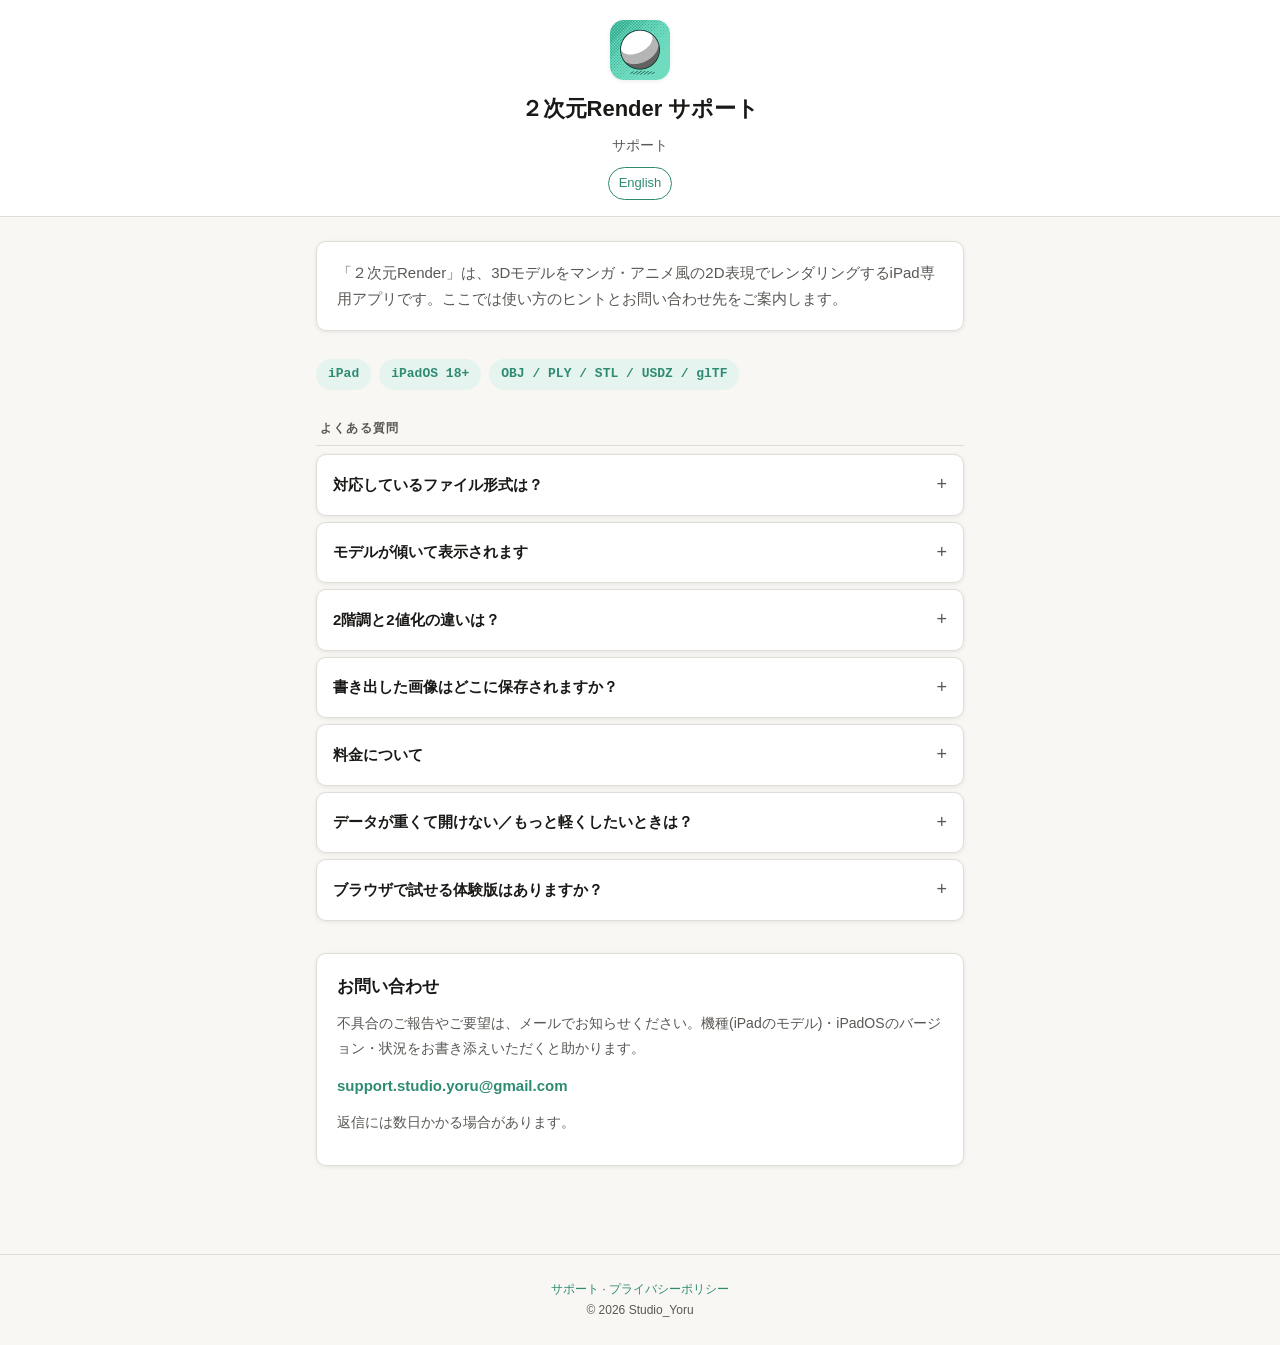
<file: index.html>
<!DOCTYPE html>
<html lang="ja"><head><meta charset="UTF-8"><meta http-equiv="refresh" content="0; url=support.html"><title>２次元Render</title></head>
<body><a href="support.html">サポート / Support</a> · <a href="privacy.html">プライバシーポリシー</a></body></html>
</file>
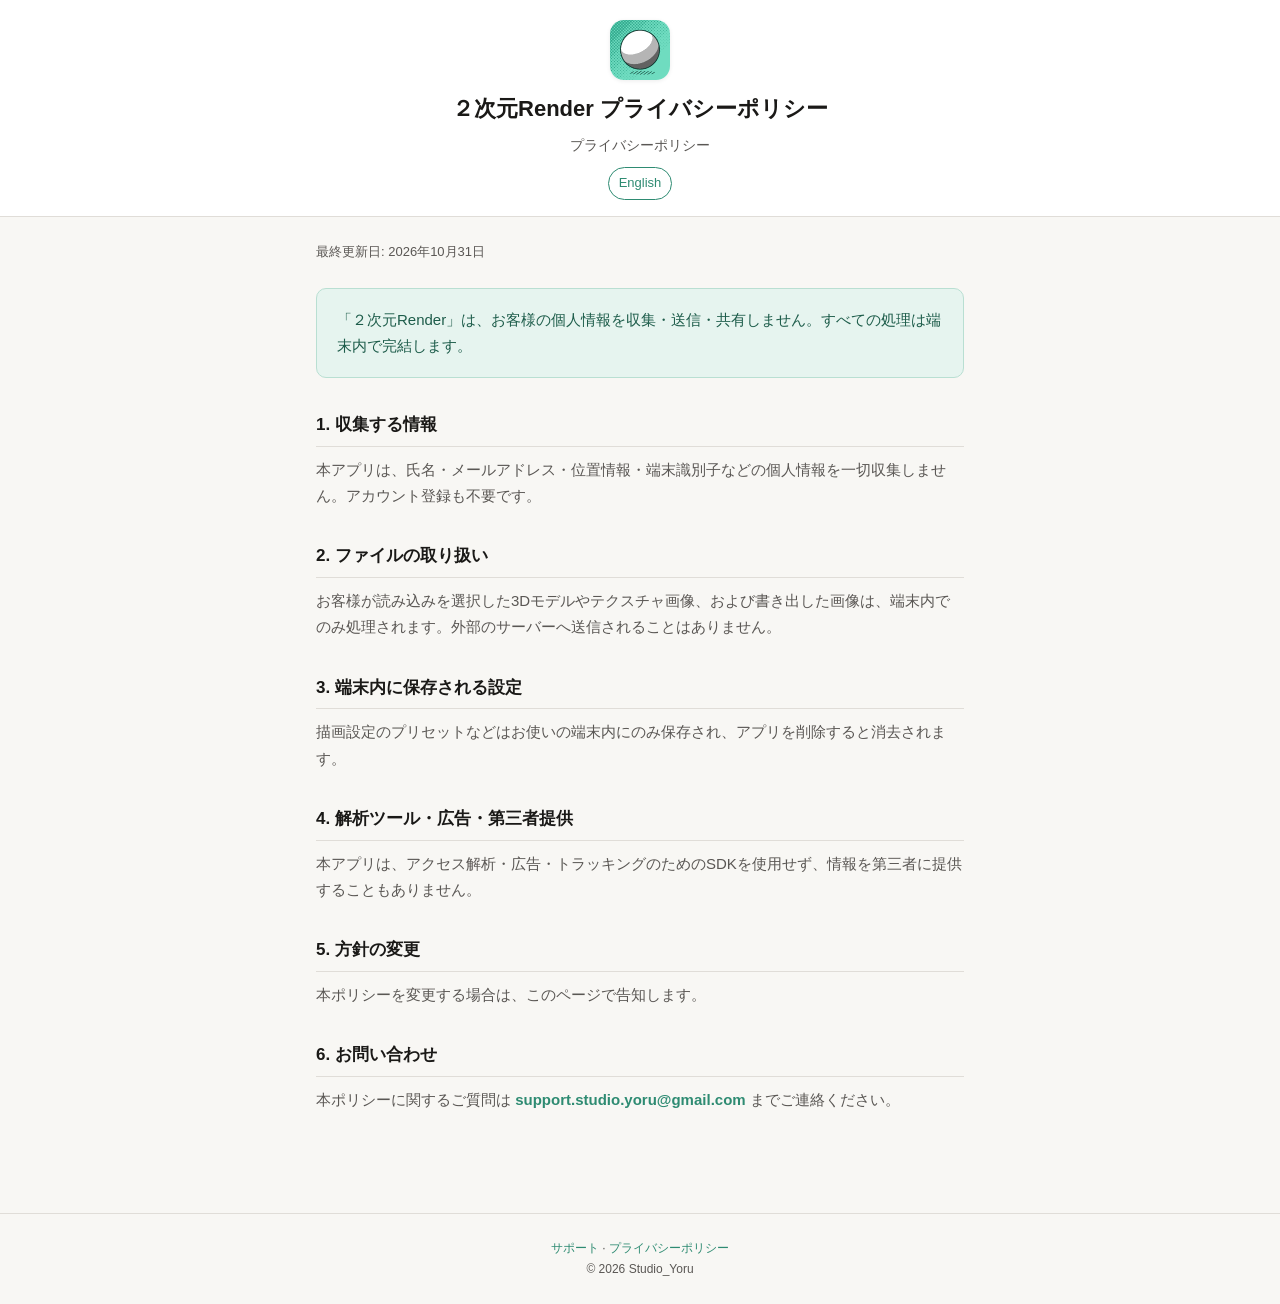
<file: privacy.html>
<!DOCTYPE html>
<html lang="ja">
<head>
<meta charset="UTF-8">
<meta name="viewport" content="width=device-width, initial-scale=1.0">
<title>２次元Render プライバシーポリシー - Studio_Yoru</title>
<link rel="stylesheet" href="style.css">
</head>
<body>
<header>
<div class="app-icon"></div>
<h1>２次元Render プライバシーポリシー</h1>
<p>プライバシーポリシー</p>
<a class="lang-switch" href="privacy_en.html">English</a>
</header>
<main>
<p class="meta">最終更新日: 2026年10月31日</p>
<div class="summary-box"><p>「２次元Render」は、お客様の個人情報を収集・送信・共有しません。すべての処理は端末内で完結します。</p></div>
<h2 class="sec">1. 収集する情報</h2>
<p>本アプリは、氏名・メールアドレス・位置情報・端末識別子などの個人情報を一切収集しません。アカウント登録も不要です。</p>
<h2 class="sec">2. ファイルの取り扱い</h2>
<p>お客様が読み込みを選択した3Dモデルやテクスチャ画像、および書き出した画像は、端末内でのみ処理されます。外部のサーバーへ送信されることはありません。</p>
<h2 class="sec">3. 端末内に保存される設定</h2>
<p>描画設定のプリセットなどはお使いの端末内にのみ保存され、アプリを削除すると消去されます。</p>
<h2 class="sec">4. 解析ツール・広告・第三者提供</h2>
<p>本アプリは、アクセス解析・広告・トラッキングのためのSDKを使用せず、情報を第三者に提供することもありません。</p>
<h2 class="sec">5. 方針の変更</h2>
<p>本ポリシーを変更する場合は、このページで告知します。</p>
<h2 class="sec">6. お問い合わせ</h2>
<p>本ポリシーに関するご質問は <a class="email-link" href="mailto:support.studio.yoru@gmail.com">support.studio.yoru@gmail.com</a> までご連絡ください。</p>
</main>
<footer>
<a href="support.html">サポート</a> · <a href="privacy.html">プライバシーポリシー</a><br>© 2026 Studio_Yoru
</footer>
</body>
</html>
</file>
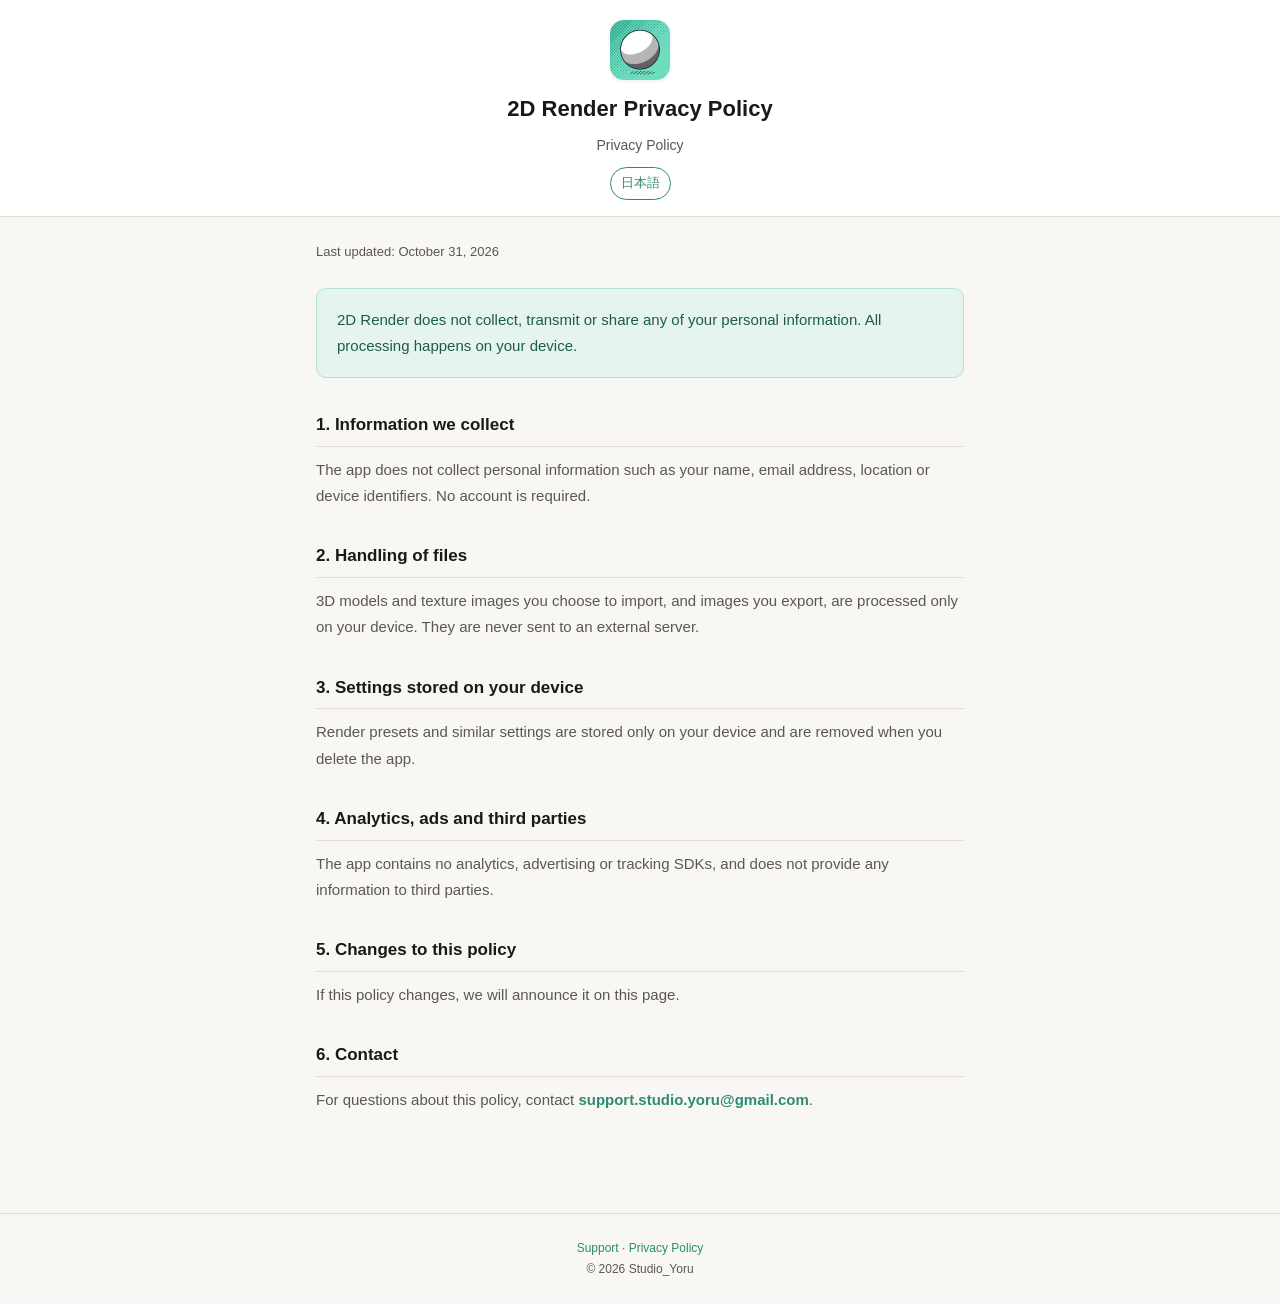
<file: privacy_en.html>
<!DOCTYPE html>
<html lang="en">
<head>
<meta charset="UTF-8">
<meta name="viewport" content="width=device-width, initial-scale=1.0">
<title>2D Render Privacy Policy - Studio_Yoru</title>
<link rel="stylesheet" href="style.css">
</head>
<body>
<header>
<div class="app-icon"></div>
<h1>2D Render Privacy Policy</h1>
<p>Privacy Policy</p>
<a class="lang-switch" href="privacy.html">日本語</a>
</header>
<main>
<p class="meta">Last updated: October 31, 2026</p>
<div class="summary-box"><p>2D Render does not collect, transmit or share any of your personal information. All processing happens on your device.</p></div>
<h2 class="sec">1. Information we collect</h2>
<p>The app does not collect personal information such as your name, email address, location or device identifiers. No account is required.</p>
<h2 class="sec">2. Handling of files</h2>
<p>3D models and texture images you choose to import, and images you export, are processed only on your device. They are never sent to an external server.</p>
<h2 class="sec">3. Settings stored on your device</h2>
<p>Render presets and similar settings are stored only on your device and are removed when you delete the app.</p>
<h2 class="sec">4. Analytics, ads and third parties</h2>
<p>The app contains no analytics, advertising or tracking SDKs, and does not provide any information to third parties.</p>
<h2 class="sec">5. Changes to this policy</h2>
<p>If this policy changes, we will announce it on this page.</p>
<h2 class="sec">6. Contact</h2>
<p>For questions about this policy, contact <a class="email-link" href="mailto:support.studio.yoru@gmail.com">support.studio.yoru@gmail.com</a>.</p>
</main>
<footer>
<a href="support_en.html">Support</a> · <a href="privacy_en.html">Privacy Policy</a><br>© 2026 Studio_Yoru
</footer>
</body>
</html>
</file>
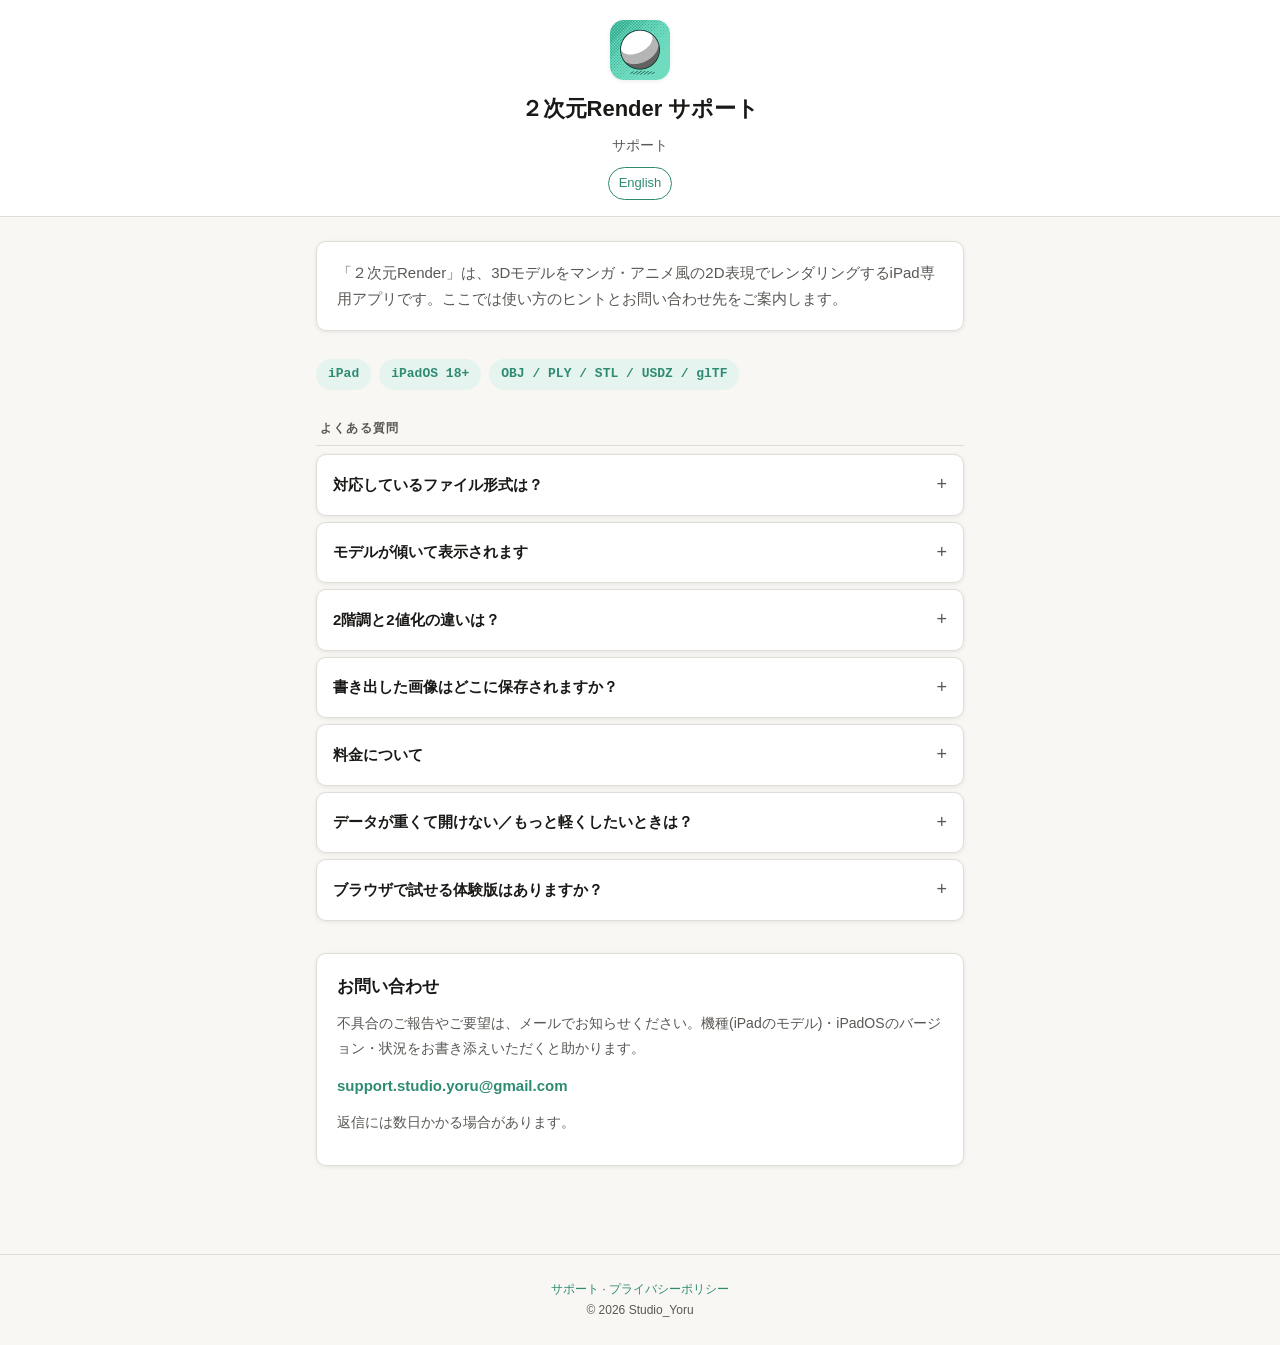
<file: support.html>
<!DOCTYPE html>
<html lang="ja">
<head>
<meta charset="UTF-8">
<meta name="viewport" content="width=device-width, initial-scale=1.0">
<title>２次元Render サポート - Studio_Yoru</title>
<link rel="stylesheet" href="style.css">
</head>
<body>
<header>
<div class="app-icon"></div>
<h1>２次元Render サポート</h1>
<p>サポート</p>
<a class="lang-switch" href="support_en.html">English</a>
</header>
<main>
<div class="intro"><p>「２次元Render」は、3Dモデルをマンガ・アニメ風の2D表現でレンダリングするiPad専用アプリです。ここでは使い方のヒントとお問い合わせ先をご案内します。</p></div>
<div class="tags"><span class="tag">iPad</span><span class="tag">iPadOS 18+</span><span class="tag">OBJ / PLY / STL / USDZ / glTF</span></div>
<div class="group-title">よくある質問</div>
<details><summary>対応しているファイル形式は？</summary><div class="body"><p>OBJ、PLY、STL、USDZ/USD、glTF(.glb)などの3Dモデルを読み込めます。FBX、.nom には対応していません。</p></div></details>
<details><summary>モデルが傾いて表示されます</summary><div class="body"><p>シーンタブの「Z-up」をオンにすると、Z軸が上のモデルを正しい向きで表示できます。「重心を中心」では、モデルの重心を画面の中心に合わせます。</p></div></details>
<details><summary>2階調と2値化の違いは？</summary><div class="body"><p><b>2階調</b>は、影のつき方の「段階の数」を減らす設定です。通常は「影・中間・光」の3段階で表現しますが、オンにすると中間がなくなり、「影・光」の2段階になります。メリハリのある、はっきりした見た目になります。</p><p><b>2値化</b>は、トーンの各画素を「完全なインク(黒)」か「紙の色」のどちらかにする設定です。網点やカケアミの縁のぼかし、中間のグレーがなくなり、くっきりした点や線だけになります。印刷・原稿向けの素材づくりに向いています。</p><p>違いは、2階調が「影の段階を3つから2つに減らす」設定、2値化が「各画素の色をインクか紙の2択にする」設定という点です。両方オンにすると、完全な白黒の2段階になります。</p><p>どちらも、描写タブのスイッチでオン・オフを切り替えられます。</p></div></details>
<details><summary>書き出した画像はどこに保存されますか？</summary><div class="body"><p>出力タブから解像度を選んでPNGを書き出せます。保存先は書き出し時にお選びいただけます。</p></div></details>
<details><summary>料金について</summary><div class="body"><p>買い切り型です。アプリ内課金や月額課金はありません。</p></div></details>
<details><summary>データが重くて開けない／もっと軽くしたいときは？</summary><div class="body"><p>無料のウェブアプリ「Sirppi3D Web」で、3Dデータの三角形の数を減らして軽くできます。OBJ形式で書き出せば、そのまま読み込めます。ブラウザ上だけで処理され、ファイルは送信されません。</p><p><a href="https://sirppi3d-web.pages.dev/" target="_blank" rel="noopener">Sirppi3D Web を開く</a></p></div></details>
<details><summary>ブラウザで試せる体験版はありますか？</summary><div class="body"><p>パソコンやiPadのブラウザで、月のモデルを使った描写を試せる体験版を公開しています(WebGL2に対応したブラウザが必要です)。インストールは不要で、読み込んだ3Dファイルは外部へ送信されません。</p><p><a href="https://2d-render-web.pages.dev/" target="_blank" rel="noopener">2D Render Web を開く</a></p><p><a href="https://apps.apple.com/jp/app/id6829167480" target="_blank" rel="noopener">App Store で 2D Render を入手</a></p></div></details>
<div class="contact-card"><h2>お問い合わせ</h2><p>不具合のご報告やご要望は、メールでお知らせください。機種(iPadのモデル)・iPadOSのバージョン・状況をお書き添えいただくと助かります。</p><a class="email-link" href="mailto:support.studio.yoru@gmail.com">support.studio.yoru@gmail.com</a><p class="note">返信には数日かかる場合があります。</p></div>
</main>
<footer>
<a href="support.html">サポート</a> · <a href="privacy.html">プライバシーポリシー</a><br>© 2026 Studio_Yoru
</footer>
</body>
</html>
</file>
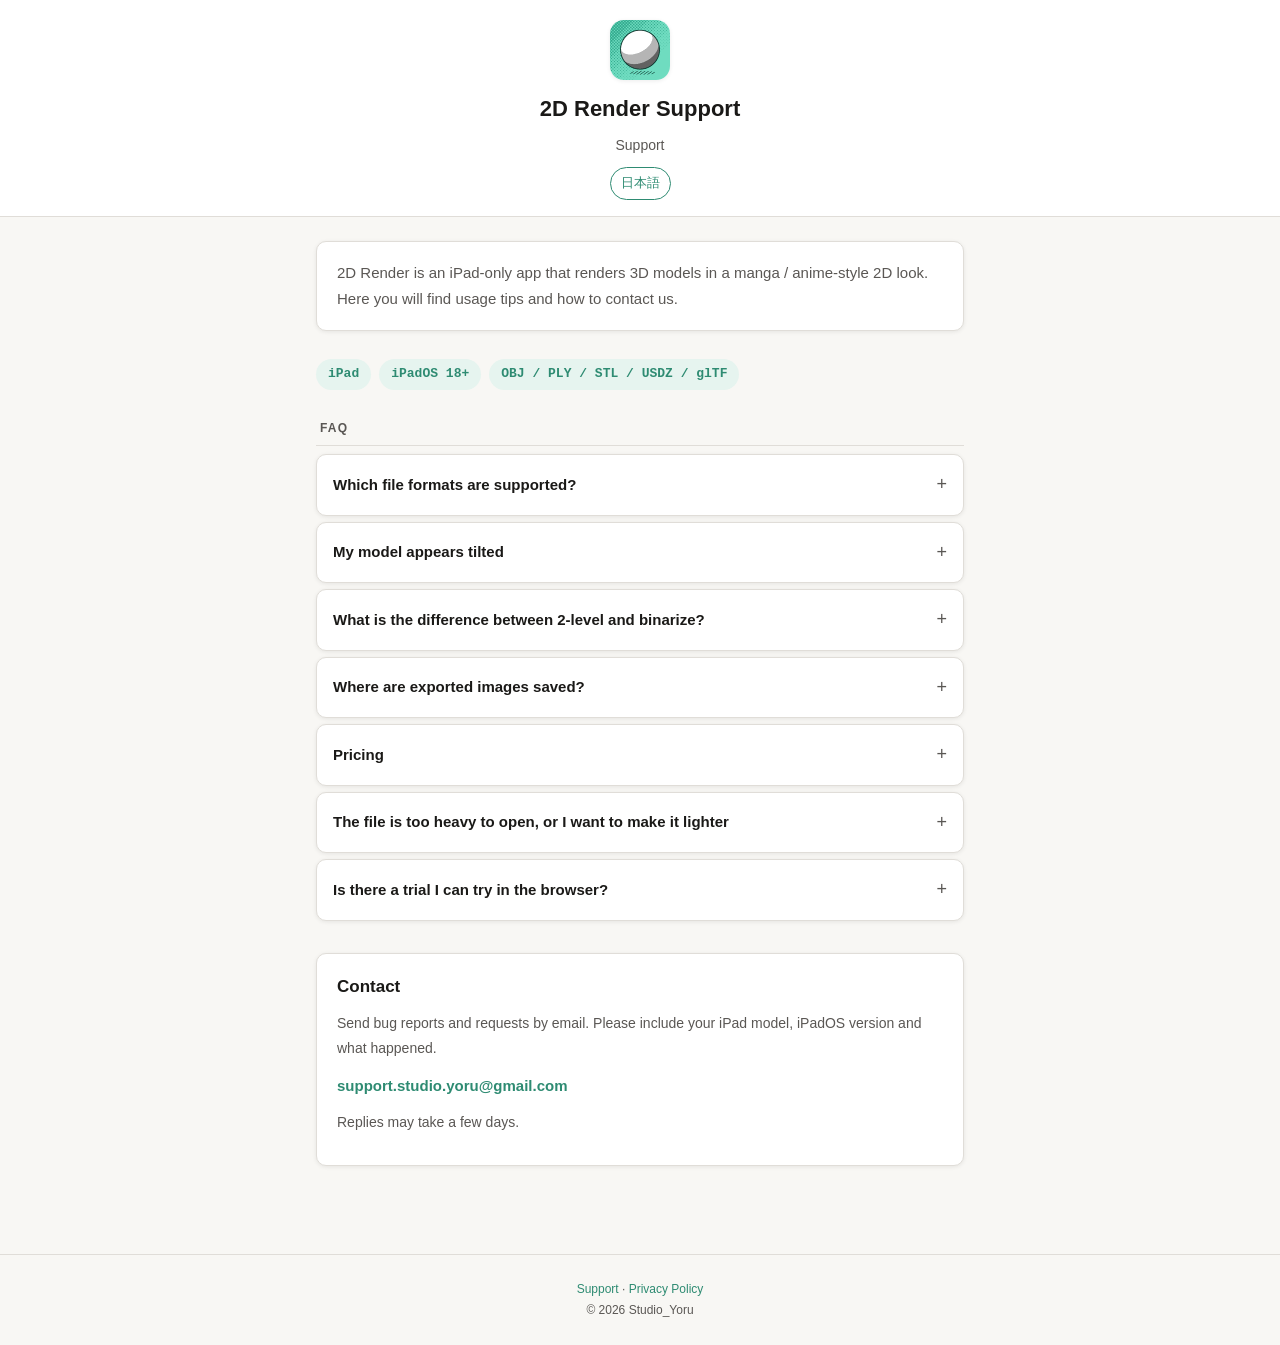
<file: support_en.html>
<!DOCTYPE html>
<html lang="en">
<head>
<meta charset="UTF-8">
<meta name="viewport" content="width=device-width, initial-scale=1.0">
<title>2D Render Support - Studio_Yoru</title>
<link rel="stylesheet" href="style.css">
</head>
<body>
<header>
<div class="app-icon"></div>
<h1>2D Render Support</h1>
<p>Support</p>
<a class="lang-switch" href="support.html">日本語</a>
</header>
<main>
<div class="intro"><p>2D Render is an iPad-only app that renders 3D models in a manga / anime-style 2D look. Here you will find usage tips and how to contact us.</p></div>
<div class="tags"><span class="tag">iPad</span><span class="tag">iPadOS 18+</span><span class="tag">OBJ / PLY / STL / USDZ / glTF</span></div>
<div class="group-title">FAQ</div>
<details><summary>Which file formats are supported?</summary><div class="body"><p>You can import 3D models in formats such as OBJ, PLY, STL, USDZ/USD and glTF (.glb). FBX and .nom are not supported.</p></div></details>
<details><summary>My model appears tilted</summary><div class="body"><p>Turn on "Z-up" in the Scene tab for models whose up axis is Z. "Center on mass" centers the model on its center of mass.</p></div></details>
<details><summary>What is the difference between 2-level and binarize?</summary><div class="body"><p><b>Two tones</b> reduces the number of shading steps. Normally shading uses three steps (shadow / mid / light); turning it on removes the mid step, leaving two (shadow / light). The result looks bolder and more clearly separated.</p><p><b>Binarize</b> makes every tone pixel either fully ink (black) or fully paper. Soft edges on dots and hatching and mid-grays disappear, leaving only crisp dots and lines. It is useful for print-ready, manuscript-style material.</p><p>In short: Two tones cuts the shading from three steps to two, while Binarize forces each pixel to be ink or paper. With both on, the result is strictly two-level black and white.</p><p>Both can be switched on and off with the toggles in the Style tab.</p></div></details>
<details><summary>Where are exported images saved?</summary><div class="body"><p>Choose a resolution in the Print tab and export a PNG. It is saved in the app's folder (Files app > On My iPad > 2D Render > exports), and the "Share / save exported PNG" button lets you save or share it.</p></div></details>
<details><summary>Pricing</summary><div class="body"><p>The app is a one-time purchase. There are no in-app purchases or subscriptions.</p></div></details>
<details><summary>The file is too heavy to open, or I want to make it lighter</summary><div class="body"><p>The free web app "Sirppi3D Web" reduces the triangle count of a 3D file so it becomes lighter. You can export as OBJ and import it directly. It runs entirely in your browser; your files are never uploaded.</p><p><a href="https://sirppi3d-web.pages.dev/" target="_blank" rel="noopener">Open Sirppi3D Web</a></p></div></details>
<details><summary>Is there a trial I can try in the browser?</summary><div class="body"><p>Yes. A browser-based trial lets you try the rendering with a moon model on a computer or iPad (a browser with WebGL2 is required). Nothing needs to be installed, and the 3D files you load are never uploaded.</p><p><a href="https://2d-render-web.pages.dev/" target="_blank" rel="noopener">Open 2D Render Web</a></p><p><a href="https://apps.apple.com/app/id6829167480" target="_blank" rel="noopener">Get 2D Render on the App Store</a></p></div></details>
<div class="contact-card"><h2>Contact</h2><p>Send bug reports and requests by email. Please include your iPad model, iPadOS version and what happened.</p><a class="email-link" href="mailto:support.studio.yoru@gmail.com">support.studio.yoru@gmail.com</a><p class="note">Replies may take a few days.</p></div>
</main>
<footer>
<a href="support_en.html">Support</a> · <a href="privacy_en.html">Privacy Policy</a><br>© 2026 Studio_Yoru
</footer>
</body>
</html>
</file>
<file: style.css>
:root{--bg:#f8f7f4;--surface:#fff;--border:#e0ddd8;--text:#1a1917;--text-sub:#5a5754;--accent:#2e8b72;--accent-light:#e6f4ef;--radius:10px;--shadow:0 1px 4px rgba(0,0,0,.08)}
*{box-sizing:border-box;margin:0;padding:0}
body{background:var(--bg);color:var(--text);font-family:-apple-system,"Hiragino Sans","Yu Gothic",sans-serif;font-size:16px;line-height:1.75}
header{background:var(--surface);border-bottom:1px solid var(--border);padding:20px 16px 16px;text-align:center}
.app-icon{width:60px;height:60px;border-radius:14px;margin:0 auto 10px;box-shadow:var(--shadow);background:url([data-uri]) center/cover}
header h1{font-size:22px;font-weight:700}
header p{font-size:14px;color:var(--text-sub);margin-top:4px}
.lang-switch{font-size:13px;color:var(--accent);text-decoration:none;display:inline-block;margin-top:10px;padding:4px 10px;border:1px solid var(--accent);border-radius:20px}
.lang-switch:hover{background:var(--accent-light)}
main{max-width:680px;margin:0 auto;padding:24px 16px 48px}
.intro,.contact-card{background:var(--surface);border:1px solid var(--border);border-radius:var(--radius);padding:18px 20px;box-shadow:var(--shadow)}
.intro{margin-bottom:28px}
.intro p{font-size:15px;color:var(--text-sub)}
.tags{display:flex;flex-wrap:wrap;gap:8px;margin-bottom:24px}
.tag{background:var(--accent-light);color:var(--accent);font-size:13px;font-weight:600;padding:4px 12px;border-radius:20px;font-family:ui-monospace,Menlo,monospace}
.group-title{font-size:12px;font-weight:700;color:var(--text-sub);letter-spacing:.1em;text-transform:uppercase;padding:0 4px 6px;border-bottom:1px solid var(--border);margin:28px 0 8px}
details{background:var(--surface);border:1px solid var(--border);border-radius:var(--radius);margin-bottom:6px;box-shadow:var(--shadow);overflow:hidden}
summary{padding:14px 16px;font-size:15px;font-weight:600;cursor:pointer;list-style:none;display:flex;align-items:center;justify-content:space-between;gap:8px}
summary::-webkit-details-marker{display:none}
summary::after{content:"+";font-size:18px;font-weight:400;color:var(--text-sub)}
details[open] summary::after{content:"\2212"}
.body{padding:12px 16px 16px;font-size:14px;color:var(--text-sub);border-top:1px solid var(--border)}
.body p+p{margin-top:8px}
.contact-card{margin-top:32px}
.contact-card h2{font-size:17px;margin-bottom:10px}
.contact-card p{font-size:14px;color:var(--text-sub);margin-bottom:12px}
.email-link{display:inline-block;color:var(--accent);font-size:15px;font-weight:600;text-decoration:none;word-break:break-all}
.note{font-size:13px;color:var(--text-sub);margin-top:10px}
.meta{font-size:13px;color:var(--text-sub);margin-bottom:24px}
.summary-box{background:var(--accent-light);border:1px solid #b9dfd2;border-radius:var(--radius);padding:18px 20px;margin-bottom:32px}
.summary-box p{font-size:15px;color:#1d5c4a;font-weight:500}
h2.sec{font-size:17px;font-weight:700;margin:32px 0 10px;padding-bottom:6px;border-bottom:1px solid var(--border)}
main>p{font-size:15px;color:var(--text-sub);margin-bottom:12px}
main>ul{font-size:15px;color:var(--text-sub);padding-left:20px;margin-bottom:12px}
main>ul li{margin-bottom:6px}
footer{text-align:center;padding:24px 16px;font-size:12px;color:var(--text-sub);border-top:1px solid var(--border);margin-top:40px}
footer a{color:var(--accent);text-decoration:none}
footer a:hover{text-decoration:underline}
</file>
